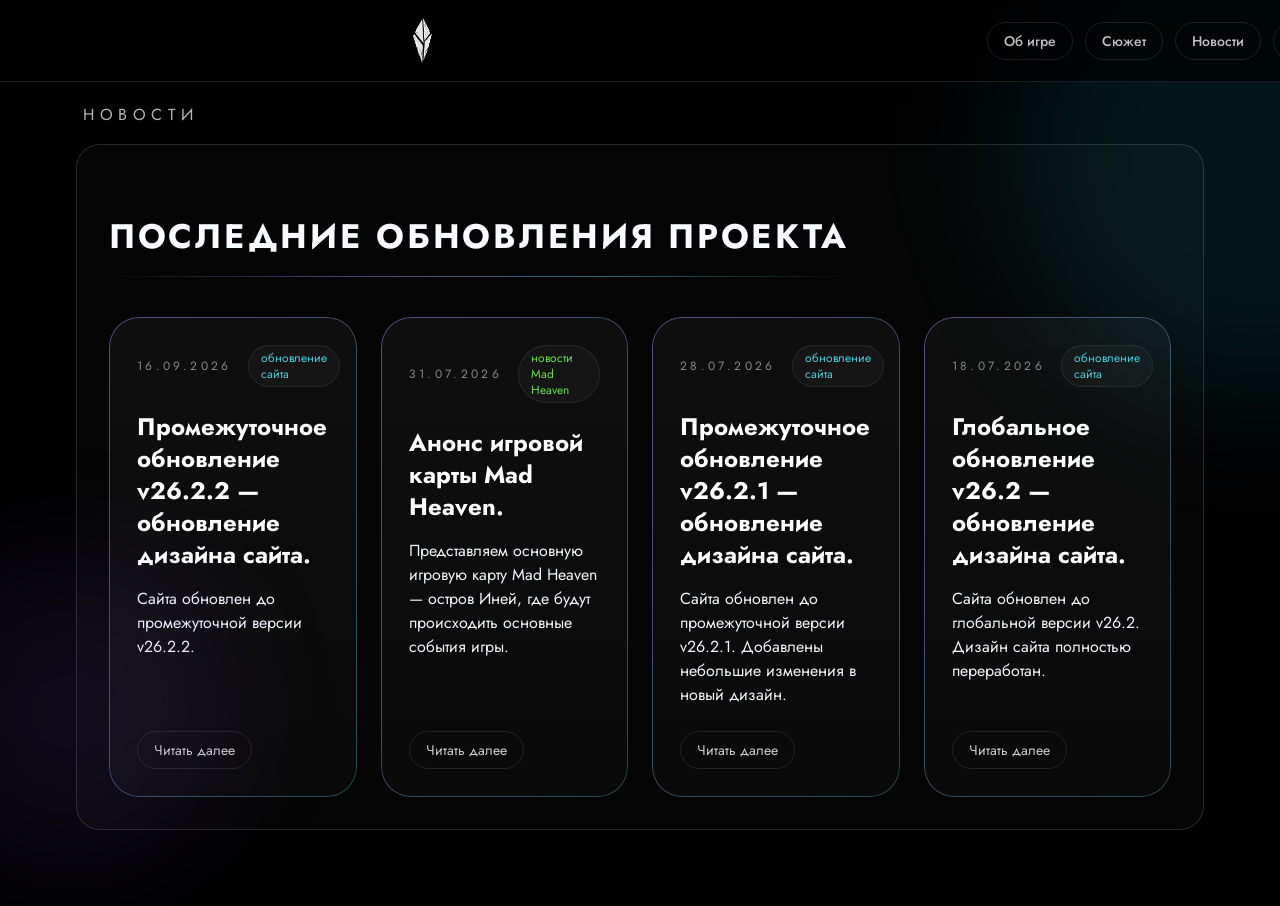
<file: news.html>
<!DOCTYPE html>
<html =""="" =""><head>
    <title>Новости | MH</title>
  <meta charset="UTF-8">
  <meta name="viewport" content="width=device-width,initial-scale=1.0">
  <meta name="robots" content="index,follow">
  <meta name="generator" content="GrapesJS Studio">
  <meta property="og:title" content="Новости - Mad Heaven">
  <meta property="og:image" content="https://cdn.grapesjs.com/workspaces/cmrpyotfj06d012yngtkooaf7/assets/3f6715d2-c67e-47ca-b3b2-ba37be885d89__telegram-logo.png">
  <link rel="icon" href="https://cdn.grapesjs.com/workspaces/cmrpyotfj06d012yngtkooaf7/assets/3f6715d2-c67e-47ca-b3b2-ba37be885d89__telegram-logo.png">
  <link rel="preconnect" href="https://fonts.googleapis.com">
<link rel="preconnect" href="https://fonts.gstatic.com" crossorigin="">
<link href="https://fonts.googleapis.com/css2?family==Montserrat:wght@400;500;600;700;800&amp;family=Orbitron:wght@500;700;800&amp;display=swap" rel="stylesheet"><style data-project-fonts="true">
@font-face {
      font-family: Jost;
      src: url('https://fonts.gstatic.com/s/jost/v20/92zatBhPNqw77obX4xYlbxM.woff2');
      font-weight: 100 900;
    }
  

    @font-face {
      font-family: Jost;
      src: url('https://fonts.gstatic.com/s/jost/v20/92zUtBhPNqw73oHd4jQgfxMi7w.woff2');
      font-style: italic;
font-weight: 100 900;
    }
</style>
  <link rel="stylesheet" href="./style.css">
  <style id="vvvebjs-styles">#ippo3u-2 {
	position: absolute;
	left: 1465px;
	top: 100px;
	float: none;
	width: 400px;
	height: 400px;
}

#ifelmx-2 {
	background-color: rgba(34, 211, 238, 0.1);
	left: -1396px;
	top: 508px;
	position: relative;
}

#ifelmx-3 {
	left: -79px;
}

#ijju6 {
	line-height: 24px;
	opacity: 0.9;
	height: 800px;
	margin-top: 0px;
}

#a {
	left: -10px;
	top: 700px;
}

#spot-3 {
	position: absolute;
	left: -100px;
	top: 500px;
	background-color: rgba(139, 92, 246, 0.1);
	opacity: 1;
	width: 440px;
	height: 440px;
	color: rgba(0, 132, 255, 0);
}

#iun0x8 {
	bottom: 4573px;
	top: 400px;
	right: 0px;
}

#iun0x8-2 {
	bottom: 4545.73px;
	top: 480px;
}

#iv36r {
	height: 356px;
	width: 389.328px;
}

#icmtk {
	width: 389.328px;
	height: 356px;
}

#in07p8 {
	float: none;
	width: 200px;
	text-align: right;
}

#ious8u {
	height: 500px;
	width: 765px;
	left: -40px;
	float: none;
	top: -3px;
}

#ig3y3l {
	width: 700px;
	font-size: 16px;
	text-align: justify;
	top: 11px;
}

#irw08g {
	width: 700px;
	font-size: 16px;
	text-align: justify;
}

#i56dsj {
	font-size: 16px;
	text-align: justify;
	width: 700px;
}

#i4mcvl {
	font-size: 16px;
	text-align: justify;
	width: 700px;
	top: 123px;
}

#iupgcs {
	float: none;
}

#ihseh4 {
	color: rgba(255, 255, 255, 0.7);
	text-align: left;
}

#i06wq8 {
	text-align: left;
}

#about {
	height: 1000px;
	margin-top: 0px;
	margin-right: 0px;
	padding-top: 100px;
	padding-bottom: 100px;
}

#story {
	padding-top: 100px;
	padding-bottom: 100px;
}

#news {
	padding-top: 100px;
	padding-bottom: 100px;
}

#i2o92 {
	height: 2px;
	width: 1200px;
	font-size: 100px;
	padding-top: 0px;
	margin-top: 0px;
}

#polosa1 {
	height: 2px;
	margin-top: -2px;
}

#polosa2 {
	height: 2px;
	width: 550px;
	margin-top: 15px;
}

#polosa4 {
	width: 400px;
	left: 0px;
	height: 2px;
	margin-right: 0px;
	margin-top: 5px;
	margin-left: 400px;
	padding-top: 2px;
	top: -12px;
}

#polosa3 {
	height: 2px;
	width: 750px;
	margin-top: 12px;
}

#polosa5 {
	height: 2px;
	width: 630px;
	padding-top: 0px;
	margin-top: 17px;
}

#spot-4 {
	left: 1100px;
}

#ivz967 {
	text-align: left;
}

#irhu4j {
	font-size: 24px;
}

#polosa6 {
	margin-top: -100px;
	height: 2px;
}

#ivz967 > span {
	text-decoration-color: rgba(226, 232, 240, 0);
}

#i1nqbl {
	font-size: 50px;
}

#ig6qrt-2 {
	width: 1750px;
}

#iz8el-2 {
	width: 1920px;
}

#ippo3u-3 {
	left: 1010px;
	top: -100px;
}

#ipzrzs-2 {
	left: 772px;
	width: 349px;
	height: 352px;
	top: 120px;
	position: absolute;
}

#ipzrzs-3 {
	width: 349px;
	height: 352px;
	top: 120px;
	position: absolute;
	left: 410px;
}

#irhu4j-2 {
	font-size: 22px;
}

#icy5z-2-2 {
	font-family: Jost;
}

#ifu2h-2-2 {
	font-family: Jost;
}

#ilovc-2-2 {
	font-family: Jost;
}

#iybpf-2-2 {
	font-family: Jost;
}

#iuugg-2-2 {
	font-family: Jost;
}

#ihvuog {
	font-family: Jost;
}

#iz8el {
	width: 1565px;
}

#iz8el-2-3 {
	bottom: 759px;
	line-height: 24px;
	width: 1920px;
	height: 82px;
	margin-bottom: 0px;
}

#inevui {
	width: 114.03px;
	margin-top: 24px;
	font-size: 14px;
	height: 38px;
}

#inevui3 {
	width: 114.031px;
}

#ipzrzs-4 {
	width: 349px;
	height: 352px;
}

#imapa-2-2 {
	font-family: Jost;
}

#ipzrzs-2,#ipzrzs-3{position:relative;left:auto;top:auto;width:auto;height:auto;}
#ipzrzs-4{width:auto;height:auto;}
#ig6qrt-2{width:auto;max-width:80rem;margin-left:auto;margin-right:auto;padding-left:2rem;padding-right:2rem;}
#ig6qrt-2{position:static;left:auto;top:auto;right:auto;height:auto;width:auto;max-width:none;margin:4px 76px 76px;flex:1 0 auto;padding:2rem;transition:none;animation:none;overflow:hidden;background:rgba(255,255,255,0.02);border:1px solid rgba(255,255,255,0.14);box-shadow:none;}
body#ief1bg{padding-top:140px;display:flex;flex-direction:column;min-height:100vh;}#iidi9k{position:static;left:auto;top:auto;text-align:left;margin-bottom:1.25rem;}
#ixt7g5-2{border-bottom-width:0;padding-bottom:0;}


#irhu4j{font-size:24px;}
#ivz967{text-align:left;}
#ig6qrt-2 .MsoNormal{color:rgb(241,245,249);font-size:16px;}
#ig6qrt-2 .news-link{width:auto;height:auto;white-space:nowrap;}
#ig6qrt-2,#ig6qrt-2 *{font-family:Jost,sans-serif;}
</style><link id="google-fonts-link" href="https://fonts.googleapis.com/css2?display=swap&amp;family=Jost" rel="stylesheet"><style id="badge-inline">
.map-btn{position:relative;}
.badge-new{position:absolute;top:-11px;right:-12px;font-size:10px;font-weight:700;letter-spacing:0.05em;color:#39ff6e;background:rgba(20,20,22,0.9);border:1px solid rgba(57,255,110,0.65);padding:1px 7px;border-radius:9999px;pointer-events:none;white-space:nowrap;animation:badge-bounce 2.4s ease-in-out infinite;}
@keyframes badge-bounce{0%,100%{transform:translateY(0);}50%{transform:translateY(-3px);}}
@media (prefers-reduced-motion: reduce){.badge-new{animation:none;}}
</style>
</head>
  <body id="ief1bg"><span id="ihvuog" class="section-label">новости</span><article id="ig6qrt-2" class="gjs-t-border post-article" style="position:static;border:1px solid rgba(255,255,255,0.14);box-shadow:none;animation:none;transition:none;overflow:hidden;background:rgba(255,255,255,0.02);"><div id="ixt7g5-2" class="article-header"><div id="ip9nei" class="title-block"></div></div><div style="width:fit-content;max-width:100%;"><h2 id="iidi9k" class="gjs-t-h2 font-display section-title">Последние обновления проекта</h2><div class="divider"></div></div><div class="news-grid-4"><article id="ipzrzs-4" class="card-hover grad-border panel news-card"><div class="news-meta"><span id="i7chlv" class="news-date">16.09.2026</span><span id="it0064" class="tag news-tag">обновление сайта</span></div><h3 id="irhu4j" class="news-title"><blockquote data-start="186" data-end="252"><p data-start="188" data-end="252" class="PDq2pG_selectionAnchorContainer"><strong data-start="188" data-end="252" style="font-weight: bold; color: rgb(255, 255, 255);">Промежуточное обновление v26.2.2 — обновление дизайна сайта.<br></strong></p>
</blockquote>
<p data-start="254" data-end="291"></p></h3><p id="ivz967" class="text-white/72 news-excerpt"><span style="color: rgb(226, 232, 240); font-size: 18px; background-color: rgba(255, 255, 255, 0.04);"></span></p><p class="MsoNormal">Сайта обновлен до промежуточной версии v26.2.2.<br></p><p></p><a href="news/websiteupd2622" id="inevui" class="gjs-t-link news-link" style="">Читать далее
                  <br></a></article><article id="ipzrzs-4" class="card-hover grad-border panel news-card"><div class="news-meta"><span id="i7chlv" class="news-date">31.07.2026</span><span id="it0064" class="tag news-tag" style="color: rgb(102, 221, 70);">новости Mad Heaven</span></div><h3 id="irhu4j" class="news-title"><blockquote data-start="186" data-end="252"><p data-start="188" data-end="252" class="PDq2pG_selectionAnchorContainer"><strong data-start="188" data-end="252" style="font-weight: bold; color: rgb(255, 255, 255);">Анонс игровой карты Mad Heaven.<br></strong></p>
</blockquote>
<p data-start="254" data-end="291"></p></h3><p id="ivz967" class="text-white/72 news-excerpt"><span style="color: rgb(226, 232, 240); font-size: 18px; background-color: rgba(255, 255, 255, 0.04);"></span></p><p class="MsoNormal">Представляем основную игровую карту Mad Heaven — остров Иней, где будут происходить основные события игры.<br></p><p></p><a href="news/mhnewsmap" id="inevui" class="gjs-t-link news-link" style="">Читать далее
                  <br></a></article><article id="ipzrzs-3" class="card-hover grad-border panel news-card"><div class="news-meta"><span id="i7chlv" class="news-date">28.07.2026</span><span id="it0064" class="tag news-tag">обновление сайта</span></div><h3 id="irhu4j" class="news-title"><blockquote data-start="186" data-end="252"><p data-start="188" data-end="252" class="PDq2pG_selectionAnchorContainer"><strong data-start="188" data-end="252" style="font-weight: bold;">Промежуточное обновление v26.2.1 — обновление дизайна сайта.</strong><span aria-hidden="true" class="PDq2pG_selectionAnchor"></span></p>
</blockquote>
<p data-start="254" data-end="291"></p></h3><p id="ivz967" class="text-white/72 news-excerpt"><span style="color: rgb(226, 232, 240); font-size: 18px; background-color: rgba(255, 255, 255, 0.04);"></span></p><p class="MsoNormal">Сайта обновлен до промежуточной версии v26.2.1. Добавлены небольшие изменения в новый дизайн.<br></p><p></p><a href="news/websiteupd2621" id="inevui" class="gjs-t-link news-link" style="">Читать далее
                  <br></a></article><article id="ipzrzs-2" class="card-hover grad-border panel news-card"><div class="news-meta"><span id="i7chlv" class="news-date">18.07.2026</span><span id="it0064" class="tag news-tag">обновление сайта</span></div><h3 id="irhu4j" class="news-title"><blockquote data-start="186" data-end="252"><p data-start="188" data-end="252" class="PDq2pG_selectionAnchorContainer"><strong data-start="188" data-end="252" style="font-weight: bold;">Глобальное обновление v26.2 — обновление дизайна сайта.</strong><span aria-hidden="true" class="PDq2pG_selectionAnchor"></span></p>
</blockquote>
<p data-start="254" data-end="291"></p></h3><p id="ivz967" class="text-white/72 news-excerpt"><span style="color: rgb(226, 232, 240); font-size: 18px; background-color: rgba(255, 255, 255, 0.04);"></span></p><p class="MsoNormal">Сайта обновлен до глобальной версии v26.2. Дизайн сайта полностью переработан.<br></p><p></p><a href="news/websiteupd262" id="inevui" class="gjs-t-link news-link" style="">Читать далее
                  <br></a></article></div></article><div id="ifelmx-3" class="background-accent-top"></div><div id="ippo3u-3" class="background-accent-bottom"></div><header id="iz8el-2" class="header"><div id="ibwdh-2" class="header-container"><a href="https://madheaven.ru" class="gjs-link-box"><img src="/media//MH.png" id="iljx42-2-3-2-4-2"></a><nav id="i89uu-2-2" class="navigation"><a href="https://madheaven.ru/#about" id="iuugg-2-2" class="gjs-t-link link-hover nav-link">Об игре</a><a href="https://madheaven.ru/#story" id="icy5z-2-2" class="gjs-t-link link-hover nav-link">Сюжет</a><a href="https://madheaven.ru/#news" id="iybpf-2-2" class="gjs-t-link link-hover nav-link">Новости</a><a href="./map" id="imapa-2-2" class="gjs-t-link link-hover nav-link map-btn">Карта<span class="badge-new">Новое!</span></a><a href="https://madheaven.ru/#faq" id="ilovc-2-2" class="gjs-t-link link-hover nav-link">FAQ</a><a href="https://madheaven.ru/#socials" id="ifu2h-2-2" class="gjs-t-button link-hover social-button">Наши соцсети</a></nav></div></header>

</body></html>
</file>
<file: style.css>
* { box-sizing: border-box; } body {margin: 0;}:root{--gjs-t-color-primary:#9681eb;--gjs-t-color-secondary:#45cfdd;--gjs-t-color-accent:#7cc9e8;--gjs-t-color-success:#31c48d;--gjs-t-color-warning:#f59e0b;--gjs-t-color-error:#ef4444;}.gjs-t-body{background-color:#050505;color:#f4f7fb;font-size:16px;line-height:1.6;font-family:Jost;}.gjs-t-h1{color:#ffffff;font-size:72px;line-height:1;font-family:Jost;}.gjs-t-h2{color:#f8fbff;font-size:34px;line-height:1.15;font-family:Jost;}.gjs-t-button{background-color:#9681eb;color:#050505;border-radius:9999px;}.gjs-t-link{color:#45cfdd;text-decoration:none;}.gjs-t-border{border-radius:24px;border-color:rgba(150,129,235,0.25);}html{scroll-behavior:smooth;}body{font-family:'Manrope', sans-serif;background:#050505;margin:0;line-height:inherit;}.font-display{font-family:'Playfair Display', serif;}.glass{background:rgba(255,255,255,0.03);backdrop-filter:blur(12px);}.panel{background:linear-gradient(180deg, rgba(255, 255, 255, 0.04), rgba(255, 255, 255, 0.02));}.grad-text{background:linear-gradient(90deg, #9681eb 0%, #45cfdd 100%);-webkit-background-clip:text;background-clip:text;color:transparent;}.grad-border{position:relative;}.grad-border::before{content:"";position:absolute;inset:0;padding:1px;border-radius:inherit;background:linear-gradient(120deg, rgba(150, 129, 235, 0.55), rgba(69, 207, 221, 0.35));-webkit-mask:linear-gradient(#fff 0 0) content-box, linear-gradient(#fff 0 0);-webkit-mask-composite:xor;mask-composite:exclude;pointer-events:none;}.hero-grid{background-image:linear-gradient(rgba(255, 255, 255, 0.04) 1px, transparent 1px), linear-gradient(90deg, rgba(255, 255, 255, 0.04) 1px, transparent 1px);background-size:48px 48px;}.glow{box-shadow:0 0 0 1px rgba(255, 255, 255, 0.05), 0 0 40px rgba(150, 129, 235, 0.08), 0 0 60px rgba(69, 207, 221, 0.08);}.divider{height:1px;background:linear-gradient(90deg, rgba(150, 129, 235, 0), rgba(150, 129, 235, 0.5), rgba(69, 207, 221, 0.5), rgba(69, 207, 221, 0));width:100%;}.tag{border:1px solid rgba(255, 255, 255, 0.08);background:rgba(255, 255, 255, 0.03);}.link-hover{transition:all .2s ease;}.link-hover:hover{color:#ffffff;outline:1px solid rgba(69, 207, 221, 0.28);background:rgba(255, 255, 255, 0.04);}.card-hover{transition:transform .25s ease, border-color .25s ease, background .25s ease, box-shadow .25s ease;}.card-hover:hover{transform:translateY(-4px);box-shadow:0 18px 50px rgba(150, 129, 235, 0.08);background:rgba(255, 255, 255, 0.045);}.summary-reset{list-style:none;}.summary-reset::-webkit-details-marker{display:none;}.social-icon{width:18px;height:18px;}*, ::before, ::after{box-sizing:border-box;border-width:0;border-style:solid;border-color:#e5e7eb;}html, :host{line-height:1.5;-webkit-text-size-adjust:100%;-moz-tab-size:4;tab-size:4;font-family:ui-sans-serif, system-ui, sans-serif, "Apple Color Emoji", "Segoe UI Emoji", "Segoe UI Symbol", "Noto Color Emoji";font-feature-settings:normal;font-variation-settings:normal;-webkit-tap-highlight-color:transparent;}hr{height:0;color:inherit;border-top-width:1px;}abbr:where([title]){text-decoration:underline dotted;}h1, h2, h3, h4, h5, h6{font-size:inherit;font-weight:inherit;}a{color:inherit;text-decoration:inherit;}b, strong{font-weight:bolder;}code, kbd, samp, pre{font-family:ui-monospace, SFMono-Regular, Menlo, Monaco, Consolas, "Liberation Mono", "Courier New", monospace;font-feature-settings:normal;font-variation-settings:normal;font-size:1em;}small{font-size:80%;}sub, sup{font-size:75%;line-height:0;position:relative;vertical-align:baseline;}sub{bottom:-0.25em;}sup{top:-0.5em;}table{text-indent:0;border-color:inherit;border-collapse:collapse;}button, input, optgroup, select, textarea{font-family:inherit;font-feature-settings:inherit;font-variation-settings:inherit;font-size:100%;font-weight:inherit;line-height:inherit;letter-spacing:inherit;color:inherit;margin:0;padding:0;}button, select{text-transform:none;}button, input:where([type='button']), input:where([type='reset']), input:where([type='submit']){-webkit-appearance:button;background-color:transparent;background-image:none;}:-moz-focusring{outline:auto;}:-moz-ui-invalid{box-shadow:none;}progress{vertical-align:baseline;}::-webkit-inner-spin-button, ::-webkit-outer-spin-button{height:auto;}[type='search']{-webkit-appearance:textfield;outline-offset:-2px;}::-webkit-search-decoration{-webkit-appearance:none;}::-webkit-file-upload-button{-webkit-appearance:button;font:inherit;}summary{display:list-item;}blockquote, dl, dd, h1, h2, h3, h4, h5, h6, hr, figure, p, pre{margin:0;}fieldset{margin:0;padding:0;}legend{padding:0;}ol, ul, menu{list-style:none;margin:0;padding:0;}dialog{padding:0;}textarea{resize:vertical;}input::placeholder, textarea::placeholder{opacity:1;color:#9ca3af;}button, [role="button"]{cursor:pointer;}:disabled{cursor:default;}img, svg, video, canvas, audio, iframe, embed, object{display:block;vertical-align:middle;}img, video{max-width:100%;height:auto;}[hidden]{display:none;}.cls-tctgum{min-height:100vh;-webkit-font-smoothing:antialiased;-moz-osx-font-smoothing:grayscale;}.cls-tctgum *::selection{background-color:rgb(150 129 235 / 1);color:rgb(0 0 0 / 1);}.cls-tctgum::selection{background-color:rgb(150 129 235 / 1);color:rgb(0 0 0 / 1);}.page-wrapper{position:relative;overflow:hidden;min-height:100vh;background-color:rgb(0 0 0 / 1);color:rgb(241 245 249 / 1);}.background-aura{pointer-events:none;position:absolute;inset:0px;}.top-glow{position:absolute;left:-10%;top:-8%;height:420px;width:420px;border-radius:9999px;background-color:rgb(150 129 235 / 0.2);filter:blur(64px);}.bottom-glow{position:absolute;right:-8%;top:18%;height:360px;width:360px;border-radius:9999px;background-color:rgb(69 207 221 / 0.15);filter:blur(64px);}.center-glow{position:absolute;left:35%;top:38%;height:280px;width:280px;border-radius:9999px;background-color:rgb(150 129 235 / 0.1);filter:blur(64px);}.header{position:relative;top:0px;z-index:50;border-bottom-width:1px;border-color:rgb(255 255 255 / 0.1);background-color:rgb(0 0 0 / 0.7);backdrop-filter:blur(24px);}.header-container{margin-left:auto;margin-right:auto;display:flex;max-width:80rem;align-items:center;justify-content:space-between;padding-left:2.5rem;padding-right:2.5rem;padding-top:1.5rem;padding-bottom:1.5rem;position:relative;width:100%;}.brand-row{display:flex;align-items:center;gap:0.75rem;}.logo-mark{display:flex;height:2.75rem;width:2.75rem;align-items:center;justify-content:center;border-radius:1rem;background-color:rgb(0 0 0 / 1);}.logo-letter{font-size:1.125rem;line-height:1.75rem;font-weight:700;color:rgb(255 255 255 / 1);}.brand-text{display:flex;flex-direction:column;}.brand-title{font-size:0.875rem;line-height:1.25rem;font-weight:700;letter-spacing:0.35em;color:rgb(255 255 255 / 1);}.brand-subtitle{font-size:11px;text-transform:uppercase;letter-spacing:0.3em;color:rgb(255 255 255 / 0.55);}.navigation{display:flex;align-items:center;gap:0.75rem;}.map-btn{position:relative;}.badge-new{position:absolute;top:-11px;right:-12px;font-size:10px;font-weight:700;letter-spacing:0.05em;color:#39ff6e;background:rgba(20,20,22,0.9);border:1px solid rgba(57,255,110,0.65);padding:1px 7px;border-radius:9999px;pointer-events:none;white-space:nowrap;animation:badge-bounce 2.4s ease-in-out infinite;}@keyframes badge-bounce{0%,100%{transform:translateY(0);}50%{transform:translateY(-3px);}}@media (prefers-reduced-motion: reduce){.badge-new{animation:none;}}.nav-link{border-radius:9999px;border-width:1px;border-color:rgb(255 255 255 / 0.1);padding-left:1rem;padding-right:1rem;padding-top:0.5rem;padding-bottom:0.5rem;font-size:0.875rem;line-height:1.25rem;font-weight:500;color:rgb(255 255 255 / 0.75);}.social-button{border-radius:9999px;border-width:1px;border-color:transparent;background-color:#917ce2;padding-left:1.25rem;padding-right:1.25rem;padding-top:0.625rem;padding-bottom:0.625rem;font-size:0.875rem;line-height:1.25rem;font-weight:600;color:rgb(0 0 0 / 1);}.hero-section{position:relative;}.hero-container{margin-left:auto;margin-right:auto;display:flex;min-height:92vh;max-width:80rem;align-items:center;padding-left:2rem;padding-right:2rem;padding-top:5rem;padding-bottom:5rem;}.hero-content{display:flex;width:100%;flex-direction:column;gap:2.5rem;}.hero-top{display:flex;max-width:56rem;flex-direction:column;gap:1.5rem;}.hero-eyebrow{display:flex;width:fit-content;align-items:center;gap:0.5rem;border-radius:9999px;padding-left:1rem;padding-right:1rem;padding-top:0.5rem;padding-bottom:0.5rem;font-size:0.75rem;line-height:1rem;text-transform:uppercase;letter-spacing:0.35em;color:rgb(255 255 255 / 0.7);}.eyebrow-dot{height:0.5rem;width:0.5rem;border-radius:9999px;background-color:rgb(69 207 221 / 1);}.hero-title{font-size:112px;font-weight:800;text-transform:uppercase;letter-spacing:0.18em;color:rgb(255 255 255 / 1);}.hero-subtitle{max-width:48rem;font-size:0.875rem;line-height:1.25rem;text-transform:uppercase;letter-spacing:0.7em;color:rgb(255 255 255 / 0.7);}.hero-description-row{display:flex;align-items:flex-end;justify-content:space-between;gap:2rem;}.hero-description{max-width:42rem;border-radius:28px;padding:1.75rem;}.hero-paragraph{font-size:1.125rem;line-height:2rem;}.hero-stats{display:grid;min-width:320px;grid-template-columns:repeat(2, minmax(0, 1fr));gap:1rem;}.stat-card{border-radius:1.5rem;background-color:rgb(255 255 255 / 0.03);padding:1.25rem;}.stat-label{font-size:0.75rem;line-height:1rem;text-transform:uppercase;letter-spacing:0.3em;color:rgb(255 255 255 / 0.5);}.stat-value{margin-top:0.75rem;font-size:1.25rem;line-height:1.75rem;font-weight:600;color:rgb(255 255 255 / 1);}.about-section{position:relative;}.section-container{margin-left:auto;margin-right:auto;display:flex;max-width:80rem;flex-direction:column;gap:2.5rem;padding-left:2rem;padding-right:2rem;padding-top:5rem;padding-bottom:5rem;}.section-header{display:flex;flex-direction:column;gap:1rem;}.header-text{display:flex;flex-direction:column;gap:1rem;}.section-label{font-size:0.75rem;line-height:1rem;text-transform:uppercase;letter-spacing:0.35em;color:rgb(255 255 255 / 0.7);}.section-title{font-weight:700;text-transform:uppercase;letter-spacing:0.08em;}.section-side-note{max-width:36rem;font-size:0.875rem;line-height:1.75rem;color:rgb(255 255 255 / 0.65);}.feature-grid{display:grid;grid-template-columns:repeat(3, minmax(0, 1fr));gap:1.5rem;}.feature-card{border-radius:28px;padding:1.75rem;}.feature-number{font-size:2.25rem;line-height:2.5rem;font-weight:700;}.feature-title{margin-top:1.25rem;font-size:1.5rem;line-height:2rem;font-weight:600;color:rgb(255 255 255 / 1);}.feature-text{margin-top:1rem;color:rgb(255 255 255 / 0.7);}.game-info-panel{display:grid;grid-template-columns:1.2fr 0.8fr;gap:1.5rem;}.info-card{border-radius:30px;padding:2rem;}.info-title{font-size:1.5rem;line-height:2rem;font-weight:600;color:rgb(255 255 255 / 1);}.info-list{margin-top:1.5rem;display:grid;grid-template-columns:repeat(2, minmax(0, 1fr));gap:1rem;}.info-item{border-radius:1rem;padding:1rem;color:rgb(255 255 255 / 0.8);}.meta-card{border-radius:30px;padding:2rem;}.meta-title{font-size:1.5rem;line-height:2rem;font-weight:600;color:rgb(255 255 255 / 1);}.meta-list{margin-top:1.5rem;display:flex;flex-direction:column;gap:1rem;}.meta-row{display:flex;align-items:center;justify-content:space-between;gap:1rem;}.meta-label{color:rgb(255 255 255 / 0.5);}.meta-value{font-weight:500;color:rgb(255 255 255 / 1);}.story-section{position:relative;}.story-layout{display:grid;grid-template-columns:1.05fr 0.95fr;gap:1.5rem;}.story-main-card{border-radius:32px;padding:2rem;}.story-paragraph{margin-top:1.5rem;font-size:1.125rem;line-height:2rem;}.story-side-grid{display:grid;grid-template-columns:repeat(1, minmax(0, 1fr));gap:1.5rem;}.story-point-card{border-radius:28px;padding:1.5rem;}.point-label{font-size:0.75rem;line-height:1rem;text-transform:uppercase;letter-spacing:0.3em;color:rgb(69 207 221 / 1);}.point-title{margin-top:0.75rem;font-size:1.25rem;line-height:1.75rem;font-weight:600;color:rgb(255 255 255 / 1);}.point-text{margin-top:0.75rem;color:rgb(255 255 255 / 0.7);}.news-section{position:relative;}.news-more-link{border-radius:9999px;border-width:1px;border-color:rgb(255 255 255 / 0.1);padding-left:1.25rem;padding-right:1.25rem;padding-top:0.75rem;padding-bottom:0.75rem;font-size:0.875rem;line-height:1.25rem;font-weight:500;color:rgb(255 255 255 / 0.75);transition-property:color, background-color, border-color, text-decoration-color, fill, stroke, opacity, box-shadow, transform, filter, backdrop-filter;transition-timing-function:cubic-bezier(0.4, 0, 0.2, 1);transition-duration:150ms;}.news-more-link:hover{border-color:rgb(69 207 221 / 0.3);color:rgb(255 255 255 / 1);}.news-grid{display:grid;grid-template-columns:repeat(3, minmax(0, 1fr));gap:1.5rem;}.news-card{border-radius:30px;padding:1.75rem;}.news-meta{display:flex;align-items:center;justify-content:space-between;gap:1rem;}.news-date{font-size:0.75rem;line-height:1rem;text-transform:uppercase;letter-spacing:0.28em;color:rgb(255 255 255 / 0.5);}.news-tag{border-radius:9999px;padding-left:0.75rem;padding-right:0.75rem;padding-top:0.25rem;padding-bottom:0.25rem;font-size:0.75rem;line-height:1rem;color:rgb(69 207 221 / 1);}.news-title{margin-top:1.5rem;font-size:1.5rem;line-height:2rem;font-weight:600;color:rgb(255 255 255 / 1);}.news-excerpt{margin-top:1rem;}.news-link{margin-top:1.5rem;display:inline-flex;border-radius:9999px;border-width:1px;border-color:rgb(255 255 255 / 0.1);padding-left:1rem;padding-right:1rem;padding-top:0.5rem;padding-bottom:0.5rem;font-size:0.875rem;line-height:1.25rem;color:rgb(255 255 255 / 0.8);transition-property:color, background-color, border-color, text-decoration-color, fill, stroke, opacity, box-shadow, transform, filter, backdrop-filter;transition-timing-function:cubic-bezier(0.4, 0, 0.2, 1);transition-duration:150ms;}.news-link:hover{border-color:rgb(150 129 235 / 0.3);color:rgb(255 255 255 / 1);}.faq-section{position:relative;}.faq-list{display:flex;flex-direction:column;gap:1rem;}.faq-item{border-radius:24px;background-color:rgb(255 255 255 / 0.03);padding:1.5rem;}.faq-item[open]{background-color:rgb(255 255 255 / 0.05);}.faq-question{display:flex;cursor:pointer;align-items:center;justify-content:space-between;gap:1rem;text-align:left;font-size:1.25rem;line-height:1.75rem;font-weight:600;color:rgb(255 255 255 / 1);}.faq-marker{font-size:1.5rem;line-height:2rem;color:rgb(150 129 235 / 1);}.faq-answer{margin-top:1rem;max-width:56rem;}.socials-section{position:relative;padding-bottom:5rem;}.social-hero{border-radius:34px;background-image:linear-gradient(to right, );padding:2rem;}.social-layout{display:flex;align-items:flex-end;justify-content:space-between;gap:2rem;}.social-text{display:flex;max-width:42rem;flex-direction:column;gap:1rem;}.cta-button{border-radius:9999px;background-image:linear-gradient(to right, #9681eb, #45cfdd);padding-left:1.5rem;padding-right:1.5rem;padding-top:0.75rem;padding-bottom:0.75rem;font-size:0.875rem;line-height:1.25rem;font-weight:600;color:rgb(0 0 0 / 1);transition-property:color, background-color, border-color, text-decoration-color, fill, stroke, opacity, box-shadow, transform, filter, backdrop-filter;transition-timing-function:cubic-bezier(0.4, 0, 0.2, 1);transition-duration:150ms;}.cta-button:hover{opacity:0.9;}.social-grid{display:grid;grid-template-columns:repeat(4, minmax(0, 1fr));gap:1.5rem;}.social-card{display:flex;align-items:center;gap:1rem;border-radius:26px;padding:1.5rem;color:rgb(255 255 255 / 0.8);transition-property:color, background-color, border-color, text-decoration-color, fill, stroke, opacity, box-shadow, transform, filter, backdrop-filter;transition-timing-function:cubic-bezier(0.4, 0, 0.2, 1);transition-duration:150ms;}.social-card:hover{color:rgb(255 255 255 / 1);}.social-content{display:flex;flex-direction:column;gap:0.25rem;}.social-name{font-size:1.125rem;line-height:1.75rem;font-weight:600;}.social-handle{font-size:0.875rem;line-height:1.25rem;color:rgb(255 255 255 / 0.55);}.footer{border-top-width:1px;border-color:rgb(255 255 255 / 0.1);}.footer-container{margin-left:auto;margin-right:auto;display:flex;max-width:80rem;align-items:center;justify-content:space-between;gap:1rem;padding-left:2.5rem;padding-right:2.5rem;padding-top:1.5rem;padding-bottom:1.5rem;width:100%;font-size:0.875rem;line-height:1.25rem;color:rgb(148 163 184 / 1);}.footer-brand{display:flex;align-items:center;gap:0.75rem;}.footer-logo{display:flex;height:2.5rem;width:2.5rem;align-items:center;justify-content:center;border-radius:1rem;border-width:1px;border-color:rgb(255 255 255 / 0.1);background-color:rgb(255 255 255 / 0.03);font-size:0.875rem;line-height:1.25rem;font-weight:700;color:rgb(255 255 255 / 1);}.footer-text{display:flex;flex-direction:column;}.footer-title{font-size:0.875rem;line-height:1.25rem;text-transform:uppercase;letter-spacing:0.3em;color:rgb(255 255 255 / 1);}.footer-caption{font-size:0.75rem;line-height:1rem;color:rgb(255 255 255 / 0.45);}.footer-links{display:flex;align-items:center;gap:1rem;}.footer-link{border-radius:9999px;border-width:1px;border-color:rgb(255 255 255 / 0.1);padding-left:1rem;padding-right:1rem;padding-top:0.5rem;padding-bottom:0.5rem;font-size:0.875rem;line-height:1.25rem;color:rgb(255 255 255 / 0.65);transition-property:color, background-color, border-color, text-decoration-color, fill, stroke, opacity, box-shadow, transform, filter, backdrop-filter;transition-timing-function:cubic-bezier(0.4, 0, 0.2, 1);transition-duration:150ms;}.footer-link:hover{color:rgb(255 255 255 / 1);}*{box-sizing:border-box;}.text-balance{text-wrap:balance;}.header-glow{position:absolute;left:0px;right:0px;top:0px;height:10rem;background-image:linear-gradient(to bottom, rgb(139 92 246 / 0.15), rgb(34 211 238 / 0.05), transparent);}.brand-link{display:flex;align-items:center;gap:0.75rem;border-radius:9999px;border-width:1px;border-color:rgb(255 255 255 / 0.1);background-color:rgb(255 255 255 / 0.05);padding-left:1rem;padding-right:1rem;padding-top:0.5rem;padding-bottom:0.5rem;font-size:0.875rem;line-height:1.25rem;font-weight:600;letter-spacing:0.24em;color:rgb(255 255 255 / 1);transition-property:color, background-color, border-color, text-decoration-color, fill, stroke, opacity, box-shadow, transform, filter, backdrop-filter;transition-timing-function:cubic-bezier(0.4, 0, 0.2, 1);transition-duration:150ms;}.brand-link:hover{border-color:var(--gjs-t-color-primary);background-color:rgb(255 255 255 / 0.1);color:rgb(255 255 255 / 1);}.brand-dot{height:0.625rem;width:0.625rem;border-radius:9999px;background-color:var(--gjs-t-color-primary);}.header-navigation{display:flex;align-items:center;gap:0.75rem;}.navigation-link{border-radius:9999px;border-width:1px;border-color:rgb(34 211 238 / 0.2);background-color:rgb(34 211 238 / 0.1);padding-left:1rem;padding-right:1rem;padding-top:0.5rem;padding-bottom:0.5rem;font-size:0.875rem;line-height:1.25rem;font-weight:500;transition-property:color, background-color, border-color, text-decoration-color, fill, stroke, opacity, box-shadow, transform, filter, backdrop-filter;transition-timing-function:cubic-bezier(0.4, 0, 0.2, 1);transition-duration:150ms;}.navigation-link:hover{border-color:rgb(103 232 249 / 0.5);background-color:rgb(103 232 249 / 0.15);color:rgb(255 255 255 / 1);}.main-content{position:relative;overflow:hidden;}.background-accent-top{position:absolute;left:0px;top:6rem;height:18rem;width:18rem;border-radius:9999px;background-color:rgb(139 92 246 / 0.1);filter:blur(64px);}.background-accent-bottom{position:absolute;bottom:6rem;right:0px;height:20rem;width:20rem;border-radius:9999px;background-color:rgb(34 211 238 / 0.1);filter:blur(64px);}.post-section{position:relative;margin-left:auto;margin-right:auto;display:flex;width:100%;max-width:64rem;flex-direction:column;gap:2rem;padding-left:2.5rem;padding-right:2.5rem;padding-top:4rem;padding-bottom:4rem;}.back-link-row{display:flex;align-items:center;gap:0.75rem;}.back-link{display:inline-flex;align-items:center;gap:0.5rem;border-radius:9999px;border-width:1px;border-color:rgb(255 255 255 / 0.1);background-color:rgb(255 255 255 / 0.05);padding-left:1rem;padding-right:1rem;padding-top:0.5rem;padding-bottom:0.5rem;font-size:0.875rem;line-height:1.25rem;font-weight:500;color:rgb(226 232 240 / 1);transition-property:color, background-color, border-color, text-decoration-color, fill, stroke, opacity, box-shadow, transform, filter, backdrop-filter;transition-timing-function:cubic-bezier(0.4, 0, 0.2, 1);transition-duration:150ms;}.back-link:hover{border-color:var(--gjs-t-color-primary);background-color:rgb(255 255 255 / 0.1);color:rgb(255 255 255 / 1);}.back-icon{height:1rem;width:1rem;}.post-article{position:relative;display:flex;flex-direction:column;gap:2.5rem;border-width:1px;background-color:rgb(255 255 255 / 0.04);padding:3rem;box-shadow:0 0 #0000, 0 0 #0000, 0 0 0 1px rgba(255, 255, 255, 0.02);backdrop-filter:blur(4px);}.article-header{display:flex;flex-direction:column;gap:1.5rem;border-bottom-width:1px;border-color:rgb(255 255 255 / 0.1);padding-bottom:2rem;}.tag-group{display:flex;align-items:center;gap:0.75rem;}.tag-label{display:inline-flex;align-items:center;gap:0.5rem;border-radius:9999px;border-width:1px;border-color:rgb(167 139 250 / 0.3);background-color:rgb(167 139 250 / 0.1);padding-left:1rem;padding-right:1rem;padding-top:0.5rem;padding-bottom:0.5rem;font-size:0.75rem;line-height:1rem;font-weight:600;text-transform:uppercase;letter-spacing:0.24em;color:rgb(221 214 254 / 1);}.tag-dot{height:0.5rem;width:0.5rem;border-radius:9999px;background-color:rgb(196 181 253 / 1);}.date-group{display:flex;align-items:center;gap:0.5rem;font-size:0.875rem;line-height:1.25rem;font-weight:500;color:rgb(148 163 184 / 1);}.date-icon{height:1rem;width:1rem;}.title-block{display:flex;flex-direction:column;gap:1rem;}.post-title{max-width:56rem;text-wrap:balance;font-weight:700;letter-spacing:-0.03em;}.post-lead{max-width:48rem;font-size:1.125rem;line-height:2rem;color:rgb(203 213 225 / 1);}.article-content{display:flex;flex-direction:column;gap:2rem;}.content-intro{border-radius:1rem;border-width:1px;border-color:rgb(255 255 255 / 0.1);background-color:rgb(0 0 0 / 0.3);padding:1.5rem;}.intro-paragraph{font-size:1rem;line-height:2rem;color:rgb(226 232 240 / 1);}.paragraph-group{display:flex;flex-direction:column;gap:1.5rem;font-size:1.125rem;line-height:2.25rem;color:rgb(226 232 240 / 1);}.quote-block{border-radius:1rem;border-width:1px;border-color:rgb(34 211 238 / 0.2);background-color:rgb(34 211 238 / 0.05);padding:2rem;}.quote-text{font-size:1.875rem;line-height:1.25;color:rgb(255 255 255 / 1);}.article-footer{display:flex;align-items:center;justify-content:space-between;gap:1rem;border-top-width:1px;border-color:rgb(255 255 255 / 0.1);padding-top:2rem;}.footer-meta{display:flex;align-items:center;gap:0.75rem;font-size:0.875rem;line-height:1.25rem;color:rgb(148 163 184 / 1);}.footer-label{border-radius:9999px;border-width:1px;border-color:rgb(255 255 255 / 0.1);background-color:rgb(255 255 255 / 0.05);padding-left:0.75rem;padding-right:0.75rem;padding-top:0.375rem;padding-bottom:0.375rem;}.footer-action-link{display:inline-flex;align-items:center;gap:0.5rem;padding-left:1.25rem;padding-right:1.25rem;padding-top:0.75rem;padding-bottom:0.75rem;font-size:0.875rem;line-height:1.25rem;font-weight:600;transition-property:color, background-color, border-color, text-decoration-color, fill, stroke, opacity, box-shadow, transform, filter, backdrop-filter;transition-timing-function:cubic-bezier(0.4, 0, 0.2, 1);transition-duration:150ms;}.footer-action-link:hover{outline-style:solid;outline-width:2px;outline-color:var(--gjs-t-color-secondary);}.footer-action-icon{height:1rem;width:1rem;}#i1nqbl{font-size:50px;font-family:Jost;}#ibotnx{display:none;}#ibwdh{mix-blend-mode:normal;cursor:auto;backface-visibility:visible;border-top-style:none;border-right-style:none;border-bottom-style:none;border-left-style:none;background-color:rgba(255, 255, 255, 0);transform-style:flat;background-image:unset;background-position:unset;background-size:unset;background-repeat:unset;background-attachment:unset;background-origin:unset;justify-content:space-between;align-items:center;flex-wrap:nowrap;max-height:0px;min-height:81px;background-size-options:unset;flex-direction:row;background-clip:border-box;transform:unset;}#iz8el{padding-top:0px;padding-right:0px;padding-bottom:0px;padding-left:0px;position:fixed;top:0%;right:0%;bottom:auto;left:0%;}#ifu2h{display:block;background-image:unset;background-position:unset;background-size:unset;background-size-options:unset;background-repeat:unset;background-attachment:unset;background-origin:unset;}#id2o3j{padding-top:0px;padding-right:0px;padding-bottom:0px;padding-left:0px;}#i2vi8l{max-width:115px;align-self:center;}#ijju6{background-image:linear-gradient(rgba(0, 0, 0, 0.5) 1%, rgba(0, 0, 0, 0.5) 100%);background-position:0px 0px;background-size:100% 100%;background-size-options:unset;background-repeat:repeat;background-attachment:scroll;background-origin:padding-box;padding-top:0px;padding-right:0px;padding-bottom:159px;padding-left:0px;position:static;}#il9d{font-size:16px;line-height:inherit;font-family:Jost;}#i4yol{padding-top:620px;padding-right:32px;padding-bottom:80px;padding-left:32px;}#iun0x8{text-align:center;text-transform:none;position:absolute;font-size:57px;left:0%;top:8%;align-self:auto;right:0%;bottom:auto;}#ise2h2{vertical-align:inherit;}#ijel1q{vertical-align:inherit;}#it4doc{vertical-align:inherit;}#igmd8c{vertical-align:inherit;}#ijwhe{font-family:Jost;}#ishze{font-family:Jost;}#iseyi{font-family:Jost;}#iudw6{font-family:Jost;}#ijmd4{-webkit-background-clip:text;-webkit-text-fill-color:transparent;font-family:Jost;}#in5rj{font-family:Jost;}#ikpe1{font-family:Jost;}#if6c2{font-family:Jost;}#irkvg{font-family:Jost;}#iznaa{font-family:Jost;}#ippo3u-2{width:527.9861450195312px;height:527.9861450195312px;filter:blur(64px);cursor:pointer;display:block;left:662px;top:-119px;position:absolute;}#ifelmx-2{left:-207px;top:440px;position:absolute;width:525px;height:525px;}#iotdn4{text-align:justify;}#i06wq8{font-family:Jost;}#ihseh4{font-family:Jost;}#i2vrsa{text-align:right;}#iupgcs{font-size:36pt;position:absolute;left:32px;top:45px;}#ivw6n9{font-family:Jost;}#i7chlv{font-family:Jost;}#it0064{font-family:Jost;}#isk6nt{font-family:Jost;}#ioc75l{font-family:Jost;}#i55gna{font-family:Jost;}#i2mqoi{font-family:Jost;}#iom0dh{font-family:Jost;}#ier6tq{font-family:Jost;}#i5csar{font-family:Jost;}#imuq26{font-family:Jost;}#igfrzj{font-family:Jost;}#i4zpzh{font-family:Jost;position:relative;left:123px;top:6px;}#if61gv{padding-top:0px;padding-right:32px;padding-bottom:80px;padding-left:32px;}#ihe1lf{margin-top:0px;margin-right:0px;margin-bottom:132px;margin-left:0px;}#iidi9k{font-family:Jost;position:absolute;left:48px;top:28px;}#ihvuog{position:absolute;left:83px;top:107px;font-size:1rem;}#i7chlv-2{font-family:Jost;}#it0064-2{font-family:Jost;}#inevui-2{font-family:Jost;}#ipzrzs-2{margin-top:0px;margin-right:0px;margin-bottom:0px;margin-left:0px;width:349px;left:47px;top:105px;position:absolute;}#ivz967-2{color:rgb(255, 255, 255);font-family:Jost;}#irhu4j-2{font-family:Jost;}#ilc08o{font-family:Jost;}#i00cvv{font-family:Jost;}#ibfgpb{font-family:Jost;}#ikmfbk{font-family:Jost;}#i8plq4{font-family:Jost;}#ik4hu1{font-family:Jost;}#ixixsx{font-family:Jost;}#igp2df{font-family:Jost;}#iatb8l{font-family:Jost;}.gjs-link-box{color:inherit;display:inline-block;vertical-align:top;padding:10px;max-width:100%;text-decoration:none;}.gjs-image-box:active{position:absolute;top:176px;padding-top:0px;padding-right:0px;padding-bottom:0px;padding-left:0px;}#iljx42-2-3-2{width:77px;height:77px;position:relative;left:13px;right:0px;top:0px;}.font-display.footer-logo:active{background-image:url("https://cdn.grapesjs.com/workspaces/cmrpyotfj06d012yngtkooaf7/assets/6b00cad3-b93d-439e-84fd-1850e7f59451__3.png");background-position:0px 0px;background-size:50px 50px;background-repeat:repeat;background-attachment:scroll;background-origin:padding-box;}.font-display.footer-title:active{position:static;}#iljx42-2-3-2-3{width:77px;height:77px;position:relative;left:-478px;right:0px;top:6px;margin-top:0px;margin-right:0px;margin-bottom:0px;margin-left:475px;padding-top:0px;padding-right:0px;padding-bottom:0px;padding-left:0px;}#iljx42-2-3-2-3:active{padding-top:0px;padding-right:0px;padding-bottom:0px;padding-left:0px;margin-top:0px;margin-right:0px;margin-bottom:0px;margin-left:0px;position:static;align-self:auto;flex:0 0 auto;}#i23y7p{position:absolute;}#i0r2ex{padding-top:0px;padding-right:40px;padding-bottom:0px;padding-left:40px;margin-top:0px;margin-right:0px;margin-bottom:0px;margin-left:0px;position:relative;}#ig6qrt-2{margin-top:0px;margin-right:887px;margin-bottom:0px;margin-left:0px;width:1750px;left:83px;top:142px;right:106px;position:absolute;height:732px;}#i8p418{font-size:18pt;}#iun0x8-2{text-align:center;text-transform:none;position:absolute;font-size:27px;left:0%;top:10%;align-self:auto;right:0%;bottom:auto;}#ious8u{width:1094px;max-width:1204px;padding-top:102px;padding-right:32px;padding-bottom:66px;padding-left:32px;}#i56dsj{text-align:justify;}#irw08g{text-align:justify;}#io9yw4{backface-visibility:visible;}#i016kv{font-family:Jost;direction:ltr;display:block;backface-visibility:visible;transform-style:flat;mix-blend-mode:normal;}#i0xjdo{position:relative;left:20px;}#ipzrzs{width:330px;}#ief1bg{padding-top:0px;padding-right:0px;padding-bottom:0px;padding-left:0px;text-align:left;vertical-align:baseline;text-transform:none;direction:ltr;background-image:linear-gradient(rgb(0, 0, 0) 1%, rgb(0, 0, 0) 100%);background-position:0px 0px;background-size:100% 100%;}#ifelmx-3{left:-73px;top:562px;position:absolute;width:300px;height:300px;}#ippo3u-3{left:1344px;top:95px;position:absolute;width:500px;height:500px;}#iljx42-2-3-2-4{width:77px;height:77px;position:relative;left:13px;right:0px;top:0px;}#ifu2h-2{display:block;background-image:unset;background-position:unset;background-size:unset;background-size-options:unset;background-repeat:unset;background-attachment:unset;background-origin:unset;}#ibwdh-2{mix-blend-mode:normal;cursor:auto;backface-visibility:visible;border-top-style:none;border-right-style:none;border-bottom-style:none;border-left-style:none;background-color:rgba(255, 255, 255, 0);transform-style:flat;background-image:unset;background-position:unset;background-size:unset;background-repeat:unset;background-attachment:unset;background-origin:unset;justify-content:space-between;align-items:center;flex-wrap:nowrap;max-height:0px;min-height:81px;background-size-options:unset;flex-direction:row;background-clip:border-box;transform:unset;}#iz8el-2{padding-top:0px;padding-right:0px;padding-bottom:0px;padding-left:0px;position:fixed;top:0%;right:0%;bottom:auto;left:0%;margin-top:0px;margin-right:0px;margin-bottom:253px;margin-left:0px;}#iz8el-2-2{padding-top:0px;padding-right:0px;padding-bottom:0px;padding-left:0px;position:fixed;top:0%;right:0%;bottom:auto;left:0%;}#ilmc4c{padding-top:79px;padding-right:0px;padding-bottom:0px;padding-left:0px;}#iljx42-2-3-2-4-2{width:77px;height:77px;position:relative;left:13px;right:0px;top:0px;}#ifu2h-2-2{display:block;background-image:unset;background-position:unset;background-size:unset;background-size-options:unset;background-repeat:unset;background-attachment:unset;background-origin:unset;}#ibwdh-2-2{mix-blend-mode:normal;cursor:auto;backface-visibility:visible;border-top-style:none;border-right-style:none;border-bottom-style:none;border-left-style:none;background-color:rgba(255, 255, 255, 0);transform-style:flat;background-image:unset;background-position:unset;background-size:unset;background-repeat:unset;background-attachment:unset;background-origin:unset;justify-content:space-between;align-items:center;flex-wrap:nowrap;max-height:0px;min-height:81px;background-size-options:unset;flex-direction:row;background-clip:border-box;transform:unset;}#iz8el-2-3{padding-top:0px;padding-right:0px;padding-bottom:0px;padding-left:0px;position:fixed;top:0%;right:0%;bottom:auto;left:0%;margin-top:0px;margin-right:0px;margin-bottom:253px;margin-left:0px;}#iqvqau{background-color:rgb(0, 0, 0);}@media (max-width: 992px){.gjs-t-h1{font-size:52px;line-height:1;}.gjs-t-h2{font-size:28px;line-height:1.15;}.header-container{flex-direction:column;gap:1rem;padding-left:1.5rem;padding-right:1.5rem;}.navigation{flex-wrap:wrap;justify-content:center;}.hero-container{min-height:80vh;padding-left:1.25rem;padding-right:1.25rem;}.hero-title{font-size:72px;}.hero-subtitle{letter-spacing:0.45em;}.hero-description-row{flex-direction:column;align-items:flex-start;}.hero-paragraph{font-size:1rem;line-height:1.75rem;}.section-container{padding-left:1.25rem;padding-right:1.25rem;}.feature-grid{grid-template-columns:repeat(1, minmax(0, 1fr));}.game-info-panel{grid-template-columns:repeat(1, minmax(0, 1fr));}.story-layout{grid-template-columns:repeat(1, minmax(0, 1fr));}.news-grid{grid-template-columns:repeat(1, minmax(0, 1fr));}.social-layout{flex-direction:column;align-items:flex-start;}.social-grid{grid-template-columns:repeat(2, minmax(0, 1fr));}.footer-container{flex-direction:column;align-items:flex-start;padding-left:1.5rem;padding-right:1.5rem;}.footer-links{flex-wrap:wrap;}.post-section{padding-left:1.5rem;padding-right:1.5rem;padding-top:3rem;padding-bottom:3rem;}.post-article{padding:2rem;}.meta-row{flex-direction:column;align-items:flex-start;}.post-lead{font-size:1rem;line-height:1.75rem;}.content-intro{padding:1.25rem;}.paragraph-group{font-size:1rem;line-height:2rem;}.quote-block{padding:1.5rem;}.quote-text{font-size:1.5rem;line-height:2rem;}.article-footer{flex-direction:column;align-items:flex-start;}}@media (max-width: 480px){.gjs-t-h1{font-size:38px;line-height:1;}.gjs-t-h2{font-size:24px;line-height:1.2;}.header-container{padding-left:1rem;padding-right:1rem;}.navigation{width:100%;flex-direction:column;}.hero-container{padding-left:1rem;padding-right:1rem;}.hero-title{font-size:42px;}.hero-subtitle{font-size:12px;letter-spacing:0.22em;}.hero-stats{width:100%;min-width:0px;grid-template-columns:repeat(1, minmax(0, 1fr));}.section-container{padding-left:1rem;padding-right:1rem;}.info-list{grid-template-columns:repeat(1, minmax(0, 1fr));}.social-grid{grid-template-columns:repeat(1, minmax(0, 1fr));}.footer-container{padding-left:1rem;padding-right:1rem;}.post-section{padding-left:1rem;padding-right:1rem;padding-top:2.5rem;padding-bottom:2.5rem;}.post-article{gap:2rem;padding:1.25rem;}.content-intro{padding:1rem;}.intro-paragraph{font-size:15px;line-height:1.75rem;}.paragraph-group{font-size:15px;line-height:1.75rem;}.quote-block{padding:1rem;}.quote-text{font-size:1.25rem;line-height:1.75rem;}}
.news-strip{display:flex;gap:1.5rem;overflow-x:auto;scroll-behavior:smooth;padding-bottom:1rem;padding:.5rem .25rem 1.25rem;scroll-snap-type:x proximity;scrollbar-width:none;-ms-overflow-style:none;-webkit-mask-image:linear-gradient(to right,#000 82%,transparent 100%);mask-image:linear-gradient(to right,#000 82%,transparent 100%);}.news-strip::-webkit-scrollbar{display:none;}.news-strip.scrolled{-webkit-mask-image:linear-gradient(to right,transparent 0,#000 18%,#000 82%,transparent 100%);mask-image:linear-gradient(to right,transparent 0,#000 18%,#000 82%,transparent 100%);}
.news-strip>.news-card{flex:0 0 350px;max-width:88vw;scroll-snap-align:start;}
.news-strip-nav{display:flex;gap:.5rem;justify-content:flex-end;margin:0;}
.news-strip-btn{width:44px;height:44px;border-radius:9999px;border:1px solid rgb(255 255 255 / .12);background:rgba(255,255,255,.04);color:#fff;font-size:20px;line-height:1;cursor:pointer;}
.news-strip-btn:hover{border-color:rgb(103 232 249 / .5);background:rgb(103 232 249 / .15);}

.news-grid-4{display:grid;grid-template-columns:repeat(4,minmax(0,1fr));gap:1.5rem;}
@media (max-width: 992px){.news-grid-4{grid-template-columns:repeat(2,minmax(0,1fr));}}
@media (max-width: 480px){.news-grid-4{grid-template-columns:minmax(0,1fr);}}
.news-grid-4>.news-card{min-height:352px;}

.news-card{display:flex;flex-direction:column;}
.news-card>p:last-of-type{margin-bottom:1.5rem;}
#i79b5f .news-link,#ig6qrt-2 .news-link{margin-top:auto;align-self:flex-start;}
</file>
